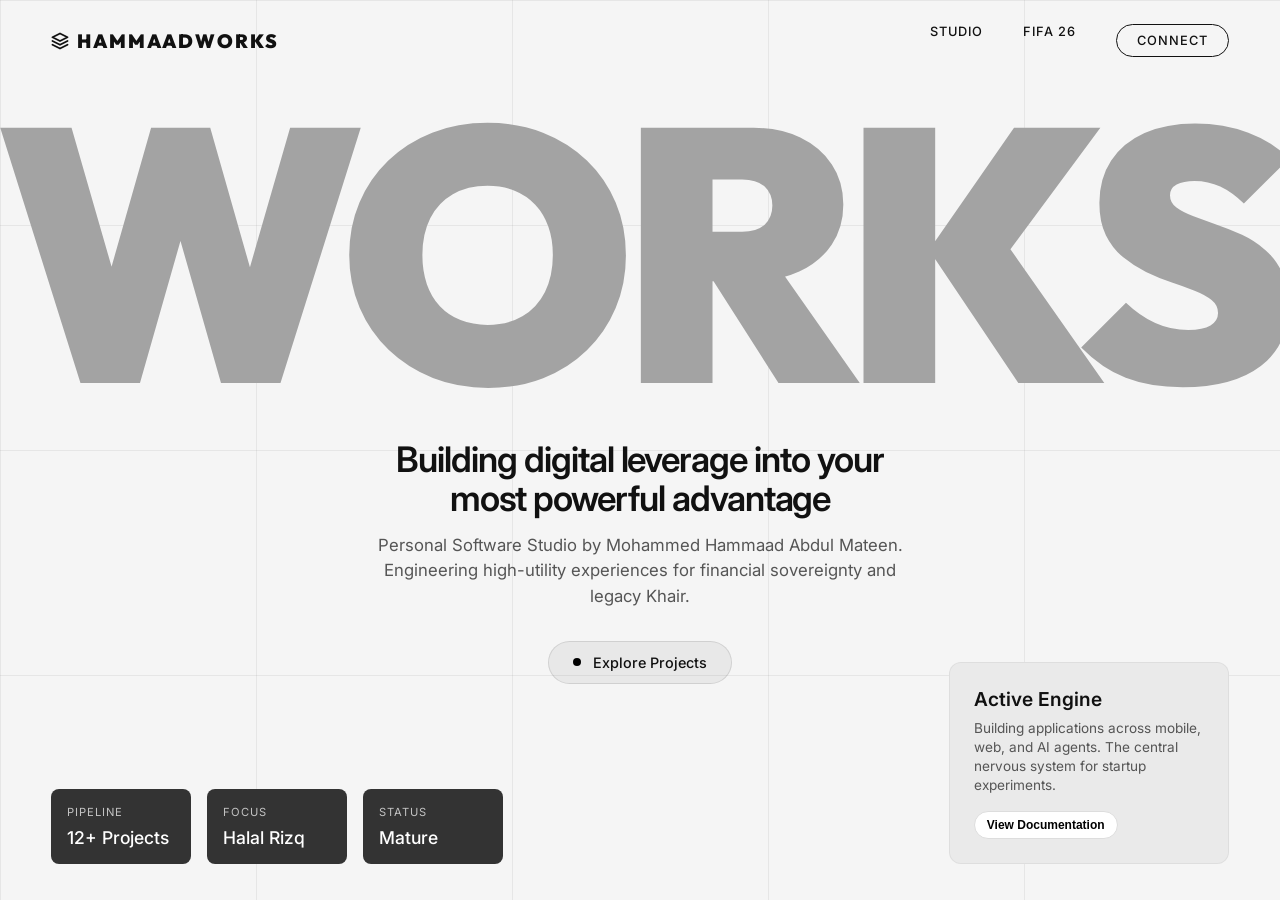
<file: index.html>
<!DOCTYPE html>
<html lang="en">
<head>
  <meta charset="UTF-8">
  <meta name="viewport" content="width=device-width, initial-scale=1.0">
  <title>Hammaadworks | Studio</title>
  <link rel="stylesheet" href="/index.css">
</head>
<body>
  
  <div class="grid-overlay"></div>

  <nav class="navbar">
    <div class="logo">
      <svg width="18" height="18" viewBox="0 0 24 24" fill="none" xmlns="http://www.w3.org/2000/svg">
        <path d="M12 2L2 7L12 12L22 7L12 2Z" stroke="currentColor" stroke-width="2.5" stroke-linecap="round" stroke-linejoin="round"/>
        <path d="M2 17L12 22L22 17" stroke="currentColor" stroke-width="2.5" stroke-linecap="round" stroke-linejoin="round"/>
        <path d="M2 12L12 17L22 12" stroke="currentColor" stroke-width="2.5" stroke-linecap="round" stroke-linejoin="round"/>
      </svg>
      HAMMAADWORKS
    </div>
    <div class="nav-links">
      <a href="/">STUDIO</a>
      <a href="/fifa26">FIFA 26</a>
      <a href="mailto:contact@hammaadworks.com" class="btn-outline">CONNECT</a>
    </div>
  </nav>

  <main>
    <div class="massive-container">
      <div class="massive-text">WORKS</div>
    </div>

    <div class="center-content">
      <h1 class="headline">Building digital leverage into your most powerful advantage</h1>
      <p class="subtext">Personal Software Studio by Mohammed Hammaad Abdul Mateen. Engineering high-utility experiences for financial sovereignty and legacy Khair.</p>
      
      <a href="#projects" class="btn-pill">
        <span class="dot pulse"></span>
        Explore Projects
      </a>
    </div>

    <!-- Bottom Left Specs -->
    <div class="bottom-specs">
      <div class="spec-card">
        <span class="spec-label">Pipeline</span>
        <span class="spec-value">12+ Projects</span>
      </div>
      <div class="spec-card">
        <span class="spec-label">Focus</span>
        <span class="spec-value">Halal Rizq</span>
      </div>
      <div class="spec-card">
        <span class="spec-label">Status</span>
        <span class="spec-value">Mature</span>
      </div>
    </div>

    <!-- Bottom Right Info -->
    <div class="right-info-card">
      <h3>Active Engine</h3>
      <p>Building applications across mobile, web, and AI agents. The central nervous system for startup experiments.</p>
      <button class="tag-btn">View Documentation</button>
    </div>

  </main>

</body>
</html>
</file>
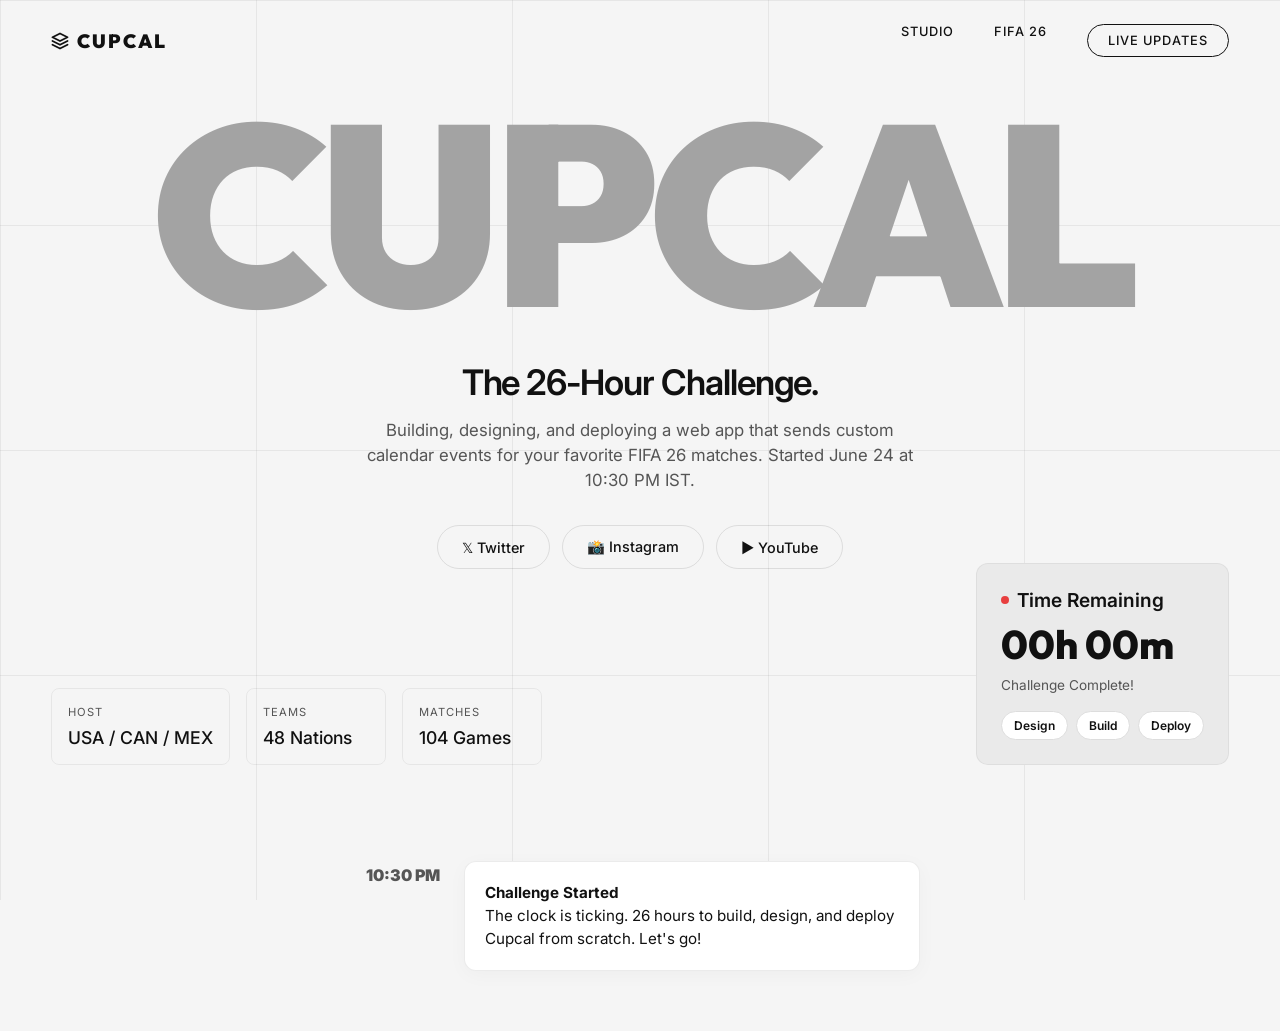
<file: fifa26/index.html>
<!DOCTYPE html>
<html lang="en">
<head>
  <meta charset="UTF-8">
  <meta name="viewport" content="width=device-width, initial-scale=1.0">
  <title>Cupcal | FIFA 26 Challenge</title>
  <link rel="stylesheet" href="../index.css">
</head>
<body>
  
  <div class="grid-overlay"></div>

  <nav class="navbar">
    <div class="logo">
      <svg width="18" height="18" viewBox="0 0 24 24" fill="none" xmlns="http://www.w3.org/2000/svg">
        <path d="M12 2L2 7L12 12L22 7L12 2Z" stroke="currentColor" stroke-width="2.5" stroke-linecap="round" stroke-linejoin="round"/>
        <path d="M2 17L12 22L22 17" stroke="currentColor" stroke-width="2.5" stroke-linecap="round" stroke-linejoin="round"/>
        <path d="M2 12L12 17L22 12" stroke="currentColor" stroke-width="2.5" stroke-linecap="round" stroke-linejoin="round"/>
      </svg>
      CUPCAL
    </div>
    <div class="nav-links">
      <a href="/">STUDIO</a>
      <a href="/fifa26">FIFA 26</a>
      <a href="#timeline" class="btn-outline">LIVE UPDATES</a>
    </div>
  </nav>

  <main style="position: relative; min-height: 80vh;">
    <div class="massive-container">
      <div class="massive-text" style="font-size: 20vw;">CUPCAL</div>
    </div>

    <div class="center-content">
      <h1 class="headline">The 26-Hour Challenge.</h1>
      <p class="subtext">Building, designing, and deploying a web app that sends custom calendar events for your favorite FIFA 26 matches. Started June 24 at 10:30 PM IST.</p>
      
      <div style="display: flex; justify-content: center; gap: 12px; flex-wrap: wrap;">
        <a href="#" class="btn-pill" style="background: transparent;">𝕏 Twitter</a>
        <a href="#" class="btn-pill" style="background: transparent;">📸 Instagram</a>
        <a href="#" class="btn-pill" style="background: transparent;">▶️ YouTube</a>
      </div>
    </div>

    <!-- Bottom Left Specs -->
    <div class="bottom-specs">
      <div class="spec-card light">
        <span class="spec-label">Host</span>
        <span class="spec-value">USA / CAN / MEX</span>
      </div>
      <div class="spec-card light">
        <span class="spec-label">Teams</span>
        <span class="spec-value">48 Nations</span>
      </div>
      <div class="spec-card light">
        <span class="spec-label">Matches</span>
        <span class="spec-value">104 Games</span>
      </div>
    </div>

    <!-- Bottom Right Info -> Countdown -->
    <div class="right-info-card">
      <h3 style="display: flex; align-items: center; gap: 8px;">
        <span class="dot pulse" style="background: #E83F3F;"></span>
        Time Remaining
      </h3>
      <p id="countdown" style="font-family: 'Outfit', sans-serif; font-size: 2.5rem; font-weight: 800; color: var(--text-main); margin: 12px 0; line-height: 1;">26h 00m</p>
      <p id="countdown-subtext">Until Deadline (June 26, 12:30 AM IST)</p>
      <div style="display: flex; gap: 8px;">
        <span class="tag-btn">Design</span>
        <span class="tag-btn">Build</span>
        <span class="tag-btn">Deploy</span>
      </div>
    </div>

  </main>

  <section id="timeline">
    <div class="timeline-list">
      
      <div class="timeline-item">
        <div class="timeline-time">10:30 PM</div>
        <div class="timeline-content">
          <p><strong>Challenge Started</strong><br>The clock is ticking. 26 hours to build, design, and deploy Cupcal from scratch. Let's go!</p>
        </div>
      </div>

    </div>
  </section>

  <script>
    // 26-Hour Challenge Countdown (Target: June 26, 2026 12:30 AM IST)
    const kickoff = new Date('2026-06-26T00:30:00+05:30').getTime();
    setInterval(() => {
      const now = new Date().getTime();
      const distance = kickoff - now;
      if (distance > 0) {
        const hours = Math.floor(distance / (1000 * 60 * 60));
        const minutes = Math.floor((distance % (1000 * 60 * 60)) / (1000 * 60));
        const seconds = Math.floor((distance % (1000 * 60)) / 1000);
        
        document.getElementById('countdown').innerText = 
          `${hours.toString().padStart(2, '0')}h ${minutes.toString().padStart(2, '0')}m`;
      } else {
        document.getElementById('countdown').innerText = "00h 00m";
        document.getElementById('countdown-subtext').innerText = "Challenge Complete!";
      }
    }, 1000);
  </script>

</body>
</html>
</file>
<file: index.css>
@import url('https://fonts.googleapis.com/css2?family=Inter:wght@400;500;600&family=Outfit:wght@900&display=swap');

:root {
  --bg: #F5F5F5;
  --text-main: #111111;
  --text-muted: #555555;
  --grid-line: rgba(0, 0, 0, 0.06);
  --accent: #222222;
  --massive-text-color: #A3A3A3;
}

* {
  margin: 0;
  padding: 0;
  box-sizing: border-box;
}

body {
  background-color: var(--bg);
  color: var(--text-main);
  font-family: 'Inter', sans-serif;
  overflow-x: hidden;
  -webkit-font-smoothing: antialiased;
  min-height: 100vh;
  position: relative;
}

/* Background Grid Lines */
.grid-overlay {
  position: fixed;
  top: 0;
  left: 0;
  width: 100vw;
  height: 100vh;
  pointer-events: none;
  z-index: -1;
  background-image: 
    linear-gradient(to right, var(--grid-line) 1px, transparent 1px),
    linear-gradient(to bottom, var(--grid-line) 1px, transparent 1px);
  background-size: 20vw 25vh; /* 5 columns, 4 rows */
}

/* Typography */
a {
  color: inherit;
  text-decoration: none;
}

/* Navbar */
.navbar {
  display: flex;
  justify-content: space-between;
  align-items: center;
  padding: 24px 4vw;
  font-size: 0.8rem;
  font-weight: 500;
  text-transform: uppercase;
  letter-spacing: 1px;
}

.logo {
  font-family: 'Outfit', sans-serif;
  font-weight: 900;
  font-size: 1.2rem;
  letter-spacing: 2px;
  display: flex;
  align-items: center;
  gap: 8px;
}

.nav-links {
  display: flex;
  gap: 40px;
}

.nav-links a:hover {
  color: var(--text-muted);
}

.btn-outline {
  border: 1px solid var(--text-main);
  border-radius: 40px;
  padding: 8px 20px;
  transition: all 0.2s;
}

.btn-outline:hover {
  background: var(--text-main);
  color: var(--bg);
}

/* Massive Text */
.massive-container {
  display: flex;
  justify-content: center;
  align-items: center;
  width: 100%;
  padding-top: 4vh;
}

.massive-text {
  font-family: 'Outfit', sans-serif;
  font-weight: 900;
  font-size: 28vw;
  line-height: 0.75;
  letter-spacing: -0.04em;
  color: var(--massive-text-color);
  text-transform: uppercase;
  user-select: none;
}

/* Content Block underneath massive text */
.center-content {
  text-align: center;
  max-width: 600px;
  margin: 6vh auto 0;
  padding: 0 20px;
}

.headline {
  font-size: 2.2rem;
  font-weight: 600;
  letter-spacing: -0.03em;
  line-height: 1.1;
  margin-bottom: 16px;
  color: var(--text-main);
}

.subtext {
  font-size: 1.05rem;
  line-height: 1.5;
  color: var(--text-muted);
  margin-bottom: 32px;
}

.btn-pill {
  display: inline-flex;
  align-items: center;
  gap: 12px;
  background: rgba(0,0,0,0.05);
  border: 1px solid rgba(0,0,0,0.1);
  padding: 12px 24px;
  border-radius: 30px;
  font-size: 0.9rem;
  font-weight: 500;
  color: var(--text-main);
  transition: all 0.2s;
  cursor: pointer;
}

.btn-pill:hover {
  background: rgba(0,0,0,0.1);
}

.dot {
  width: 8px;
  height: 8px;
  background-color: #000;
  border-radius: 50%;
}

.dot.pulse {
  animation: pulse 2s infinite;
}

@keyframes pulse {
  0% { box-shadow: 0 0 0 0 rgba(0, 0, 0, 0.2); }
  70% { box-shadow: 0 0 0 8px rgba(0, 0, 0, 0); }
  100% { box-shadow: 0 0 0 0 rgba(0, 0, 0, 0); }
}

/* Bottom Spec Cards */
.bottom-specs {
  position: absolute;
  bottom: 4vh;
  left: 4vw;
  display: flex;
  gap: 16px;
}

.spec-card {
  background: #333333;
  color: #FFFFFF;
  padding: 16px;
  border-radius: 8px;
  min-width: 140px;
  display: flex;
  flex-direction: column;
  gap: 8px;
}

.spec-card.light {
  background: transparent;
  color: var(--text-main);
  border: 1px solid var(--grid-line);
}

.spec-label {
  font-size: 0.7rem;
  text-transform: uppercase;
  letter-spacing: 1px;
  opacity: 0.7;
}

.spec-value {
  font-size: 1.1rem;
  font-weight: 500;
}

/* Right Info Card */
.right-info-card {
  position: absolute;
  bottom: 4vh;
  right: 4vw;
  background: #EAEAEA;
  padding: 24px;
  border-radius: 12px;
  max-width: 280px;
  border: 1px solid rgba(0,0,0,0.05);
}

.right-info-card h3 {
  font-size: 1.2rem;
  margin-bottom: 8px;
  font-weight: 600;
}

.right-info-card p {
  font-size: 0.85rem;
  color: var(--text-muted);
  margin-bottom: 16px;
  line-height: 1.4;
}

.tag-btn {
  background: #FFF;
  border: 1px solid #DDD;
  padding: 6px 12px;
  border-radius: 20px;
  font-size: 0.75rem;
  font-weight: 600;
}

/* Timeline specific */
.timeline-list {
  max-width: 600px;
  margin: 60px auto;
  padding: 0 20px;
  display: flex;
  flex-direction: column;
  gap: 32px;
}

.timeline-item {
  display: flex;
  gap: 24px;
}

.timeline-time {
  font-family: var(--font-display);
  font-size: 1rem;
  font-weight: 900;
  color: var(--text-muted);
  min-width: 80px;
  text-align: right;
  padding-top: 4px;
}

.timeline-content {
  flex: 1;
  background: #FFFFFF;
  border: 1px solid rgba(0,0,0,0.08);
  padding: 20px;
  border-radius: 12px;
  box-shadow: 0 4px 20px rgba(0,0,0,0.03);
}

.timeline-content p {
  font-size: 0.95rem;
  line-height: 1.5;
  color: var(--text-main);
}
</file>
